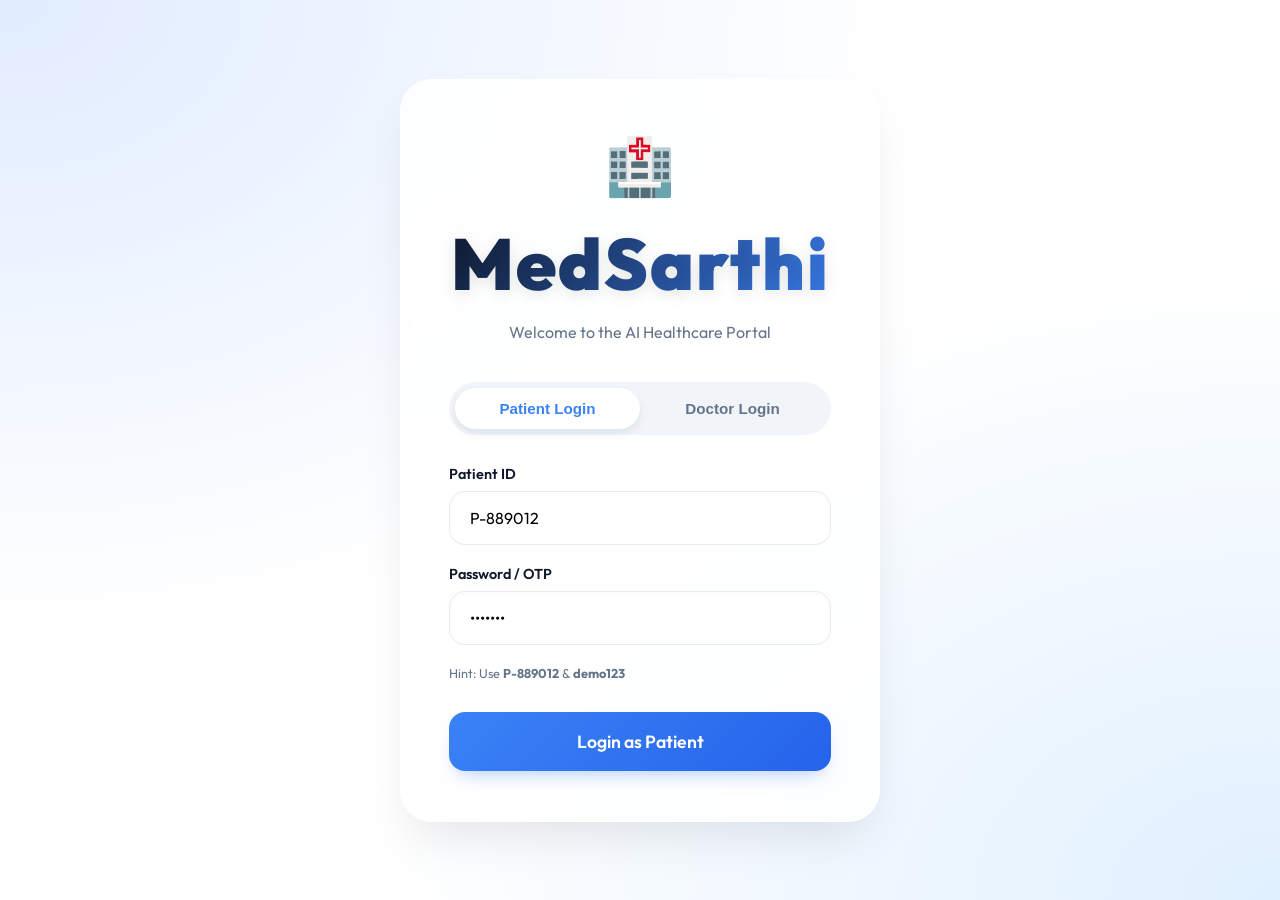
<file: static/index.html>
<!DOCTYPE html>
<html lang="en">

<head>
    <meta charset="UTF-8">
    <meta name="viewport" content="width=device-width, initial-scale=1.0">
    <title>MedSarthi - Login</title>
    <link href="https://fonts.googleapis.com/css2?family=Outfit:wght@300;400;500;600;700;800;900&display=swap"
        rel="stylesheet">
    <link rel="stylesheet" href="style.css">
</head>

<body class="login-body">
    <div class="login-container">
        <div class="login-header">
            <span class="logo-icon">🏥</span>
            <h1
                style="font-size: 4.5rem; font-weight: 900; font-family: 'Inter', 'Outfit', sans-serif; letter-spacing: 2px; background: linear-gradient(135deg, var(--primary), var(--secondary)); background-clip: text; -webkit-background-clip: text; -webkit-text-fill-color: transparent; text-shadow: 0 4px 15px rgba(0,0,0,0.1); padding: 5px 0;">
                MedSarthi</h1>
            <p>Welcome to the AI Healthcare Portal</p>
        </div>

        <div class="tab-container">
            <button class="tab-btn active" onclick="switchTab('patient')">Patient Login</button>
            <button class="tab-btn" onclick="switchTab('doctor')">Doctor Login</button>
        </div>

        <!-- Patient Login Form -->
        <form id="patient-login-form" class="login-form active-form" onsubmit="handleLogin(event, 'patient')">
            <div class="input-group">
                <label for="patient-id">Patient ID</label>
                <input type="text" id="patient-id" value="P-889012" placeholder="e.g. P-889012" required>
            </div>
            <div class="input-group">
                <label for="patient-password">Password / OTP</label>
                <input type="password" id="patient-password" value="demo123" placeholder="••••••••" required>
            </div>
            <div style="font-size: 0.8rem; color: #64748B; margin-bottom: 15px;">Hint: Use <b>P-889012</b> &
                <b>demo123</b>
            </div>
            <button type="submit" class="submit-btn">Login as Patient</button>
        </form>

        <!-- Doctor Login Form -->
        <form id="doctor-login-form" class="login-form" onsubmit="handleLogin(event, 'doctor')">
            <div class="input-group">
                <label for="doctor-id">Doctor Registration ID</label>
                <input type="text" id="doctor-id" value="DR-5541" placeholder="e.g. DR-5541" required>
            </div>
            <div class="input-group">
                <label for="doctor-password">Password</label>
                <input type="password" id="doctor-password" value="doctor123" placeholder="••••••••" required>
            </div>
            <div style="font-size: 0.8rem; color: #64748B; margin-bottom: 15px;">Hint: Use <b>DR-5541</b> &
                <b>doctor123</b>
            </div>
            <button type="submit" class="submit-btn doctor-btn">Login as Doctor</button>
        </form>

    </div>

    <script src="login.js"></script>
</body>

</html>
</file>
<file: static/style.css>
:root {
    --primary: #0F172A;
    --secondary: #3B82F6;
    --secondary-hover: #2563EB;
    --accent: #10B981;
    --bg-color: #F8FAFC;
    --sidebar-bg: #FFFFFF;
    --card-bg: rgba(255, 255, 255, 0.7);
    --text-color: #1E293B;
    --text-muted: #64748B;
    --border-color: rgba(226, 232, 240, 0.8);
    --glass-shadow: 0 10px 40px -10px rgba(0, 0, 0, 0.08);
}

* {
    margin: 0;
    padding: 0;
    box-sizing: border-box;
}

body {
    font-family: 'Outfit', sans-serif;
    background-color: var(--bg-color);
    color: var(--text-color);
}

.medsarthi-logo-text {
    font-size: 3.2rem !important;
    font-weight: 800;
    font-family: 'Outfit', sans-serif;
    letter-spacing: 1.5px !important;
    background: linear-gradient(90deg, var(--primary), var(--secondary));
    background-clip: text;
    -webkit-background-clip: text;
    -webkit-text-fill-color: transparent;
    text-shadow: 0 4px 15px rgba(0, 0, 0, 0.1);
    display: inline-block;
    margin: 0;
    padding: 0;
}

.dashboard-container {
    display: flex;
    min-height: 100vh;
}

/* Sidebar */
.sidebar {
    width: 260px;
    background: var(--sidebar-bg);
    border-right: 1px solid var(--border-color);
    display: flex;
    flex-direction: column;
    padding: 24px 0;
}

.logo-area {
    display: flex;
    align-items: center;
    gap: 12px;
    padding: 0 24px;
    margin-bottom: 40px;
}

.logo-area h2 {
    color: var(--primary);
    font-weight: 700;
}

.nav-menu {
    display: flex;
    flex-direction: column;
    gap: 8px;
    flex-grow: 1;
}

.nav-item {
    text-decoration: none;
    color: var(--text-muted);
    padding: 18px 24px;
    display: flex;
    align-items: center;
    gap: 16px;
    font-size: 1.25rem;
    font-weight: 600;
    transition: all 0.3s ease;
}

.nav-item:hover,
.nav-item.active {
    background-color: var(--bg-color);
    color: var(--secondary);
    border-right: 4px solid var(--secondary);
}

/* Main Content */
.main-content {
    flex: 1;
    padding: 24px 48px;
}

.top-header {
    display: flex;
    justify-content: space-between;
    align-items: center;
    margin-bottom: 48px;
}

.search-bar input {
    padding: 12px 24px;
    border-radius: 99px;
    border: 1px solid var(--border-color);
    width: 300px;
    outline: none;
    font-family: inherit;
    transition: box-shadow 0.3s ease;
}

.search-bar input:focus {
    box-shadow: 0 0 0 2px rgba(79, 70, 229, 0.2);
    border-color: var(--secondary);
}

.user-profile {
    display: flex;
    align-items: center;
    gap: 16px;
}

.avatar {
    width: 44px;
    height: 44px;
    background-color: var(--secondary);
    color: white;
    border-radius: 50%;
    display: flex;
    justify-content: center;
    align-items: center;
    font-weight: 600;
}

.user-details {
    display: flex;
    flex-direction: column;
}

.user-details .name {
    font-weight: 600;
    color: var(--primary);
}

.user-details .id {
    font-size: 0.8rem;
    color: var(--text-muted);
}

/* Welcome Section */
.welcome-section {
    display: flex;
    justify-content: space-between;
    align-items: center;
    margin-bottom: 48px;
    background-color: #E0E7FF;
    padding: 40px;
    border-radius: 20px;
    box-shadow: 0 10px 25px rgba(0, 0, 0, 0.05);
}

.welcome-text h1 {
    font-size: 2.5rem;
    color: var(--primary);
    margin-bottom: 12px;
}

.welcome-text p {
    color: #4338CA;
    font-size: 1.1rem;
    max-width: 100%;
    line-height: 1.5;
}

/* AI Button */
.ai-agent-card {
    display: flex;
    flex-direction: column;
    align-items: center;
    gap: 12px;
}

.vapi-button {
    background: linear-gradient(135deg, var(--secondary), var(--secondary-hover));
    color: white;
    border: none;
    padding: 20px 48px;
    border-radius: 99px;
    font-size: 1.6rem;
    font-weight: 600;
    font-family: inherit;
    cursor: pointer;
    display: flex;
    justify-content: center;
    align-items: center;
    gap: 16px;
    box-shadow: 0 10px 25px rgba(59, 130, 246, 0.3);
    transition: all 0.5s cubic-bezier(0.4, 0, 0.2, 1);
    height: 85px;
    min-width: 480px;
    overflow: hidden;
}

.vapi-button .btn-text {
    transition: opacity 0.3s, font-size 0.3s, margin 0.3s, width 0.3s;
    white-space: nowrap;
}

.vapi-button .mic-icon {
    transition: font-size 0.5s, transform 0.5s;
    font-size: 1.4rem;
}

.vapi-button:hover {
    transform: translateY(-2px);
    box-shadow: 0 6px 20px rgba(79, 70, 229, 0.6);
}

.vapi-button.active {
    background: #EF4444 !important;
    box-shadow: 0 4px 15px rgba(239, 68, 68, 0.4) !important;
    animation: pulse 1.5s infinite;
}

.vapi-button.connecting {
    background: #10B981 !important;
    box-shadow: 0 4px 15px rgba(16, 185, 129, 0.4) !important;
}

/* Kept the pulse animation below for active state */
@keyframes pulse {
    0% {
        box-shadow: 0 0 0 0 rgba(239, 68, 68, 0.7);
    }

    70% {
        box-shadow: 0 0 0 15px rgba(239, 68, 68, 0);
    }

    100% {
        box-shadow: 0 0 0 0 rgba(239, 68, 68, 0);
    }
}

.status-text {
    font-size: 0.9rem;
    color: var(--primary);
    font-weight: 500;
}

/* Grid Cards */
.cards-grid {
    display: grid;
    grid-template-columns: repeat(2, 1fr);
    gap: 24px;
}

.card {
    background: var(--card-bg);
    padding: 32px;
    border-radius: 24px;
    border: 1px solid rgba(255, 255, 255, 0.8);
    backdrop-filter: blur(16px);
    -webkit-backdrop-filter: blur(16px);
    box-shadow: var(--glass-shadow);
    transition: transform 0.3s ease, box-shadow 0.3s ease;
}

.card:hover {
    transform: translateY(-4px);
    box-shadow: 0 20px 40px -10px rgba(0, 0, 0, 0.12);
}

.card h3 {
    margin-bottom: 24px;
    color: var(--primary);
}

.dark-card {
    background: var(--primary);
    color: white;
    border: none;
}

.dark-card h3 {
    color: white;
}

/* Vitals */
.vitals-list {
    display: flex;
    flex-direction: column;
    gap: 16px;
}

.vital-item {
    display: flex;
    justify-content: space-between;
    align-items: center;
    border-bottom: 1px solid var(--border-color);
    padding-bottom: 16px;
}

.vital-item .label {
    color: var(--text-muted);
}

.vital-item .value {
    font-weight: 600;
    color: var(--primary);
}

.vital-item .value.warning {
    color: #EF4444;
}

/* Report */
.report-box {
    display: flex;
    align-items: center;
    gap: 16px;
    margin-bottom: 24px;
    background: rgba(255, 255, 255, 0.1);
    padding: 16px;
    border-radius: 12px;
}

.report-icon {
    font-size: 2rem;
}

.report-details h4 {
    margin-bottom: 4px;
}

.report-details .date {
    font-size: 0.8rem;
    color: #94A3B8;
}

.action-btn-outline {
    background: transparent;
    border: 1px solid rgba(255, 255, 255, 0.3);
    color: white;
    padding: 12px 24px;
    border-radius: 8px;
    font-family: inherit;
    font-weight: 500;
    cursor: pointer;
    transition: background 0.3s ease;
    width: 100%;
}

.action-btn-outline:hover {
    background: rgba(255, 255, 255, 0.1);
}

/* Login Page Specific Styles */
.login-body {
    display: flex;
    justify-content: center;
    align-items: center;
    min-height: 100vh;
    background: linear-gradient(135deg, #F8FAFC 0%, #E2E8F0 100%);
    background-image: radial-gradient(at 0% 0%, hsla(217, 100%, 94%, 1) 0, transparent 50%),
        radial-gradient(at 100% 100%, hsla(210, 100%, 94%, 1) 0, transparent 50%);
    font-family: 'Outfit', sans-serif;
}

.login-container {
    background: rgba(255, 255, 255, 0.85);
    backdrop-filter: blur(20px);
    -webkit-backdrop-filter: blur(20px);
    padding: 50px 48px;
    border-radius: 32px;
    border: 1px solid rgba(255, 255, 255, 1);
    box-shadow: 0 25px 50px -12px rgba(0, 0, 0, 0.1), 0 0 0 1px rgba(255, 255, 255, 0.4) inset;
    width: 100%;
    max-width: 480px;
    text-align: center;
}

.login-header {
    margin-bottom: 40px;
}

.login-header .logo-icon {
    font-size: 3.5rem;
    display: block;
    margin-bottom: 12px;
}

.login-header h1 {
    font-size: 2rem;
    color: var(--primary);
    margin-bottom: 8px;
}

.login-header p {
    color: var(--text-muted);
}

.tab-container {
    display: flex;
    justify-content: space-around;
    background: #F1F5F9;
    border-radius: 99px;
    padding: 6px;
    margin-bottom: 30px;
}

.tab-btn {
    border: none;
    background: transparent;
    padding: 12px 24px;
    border-radius: 99px;
    font-weight: 600;
    font-size: 0.95rem;
    color: var(--text-muted);
    cursor: pointer;
    transition: all 0.3s;
    flex: 1;
}

.tab-btn.active {
    background: #ffffff;
    color: var(--secondary);
    box-shadow: 0 4px 10px rgba(0, 0, 0, 0.08);
}

.login-form {
    display: none;
    flex-direction: column;
    text-align: left;
}

.login-form.active-form {
    display: flex;
    animation: fadeIn 0.4s ease-out;
}

@keyframes fadeIn {
    from {
        opacity: 0;
        transform: translateY(10px);
    }

    to {
        opacity: 1;
        transform: translateY(0);
    }
}

.input-group {
    margin-bottom: 20px;
}

.input-group label {
    display: block;
    font-size: 0.9rem;
    font-weight: 600;
    color: var(--primary);
    margin-bottom: 8px;
}

.input-group input {
    width: 100%;
    padding: 16px 20px;
    border: 1px solid rgba(226, 232, 240, 0.8);
    border-radius: 16px;
    font-family: inherit;
    font-size: 1rem;
    transition: all 0.3s cubic-bezier(0.4, 0, 0.2, 1);
    outline: none;
    background: rgba(255, 255, 255, 0.8);
    box-shadow: 0 2px 4px rgba(0, 0, 0, 0.02) inset;
}

.input-group input:focus {
    border-color: var(--secondary);
    background: #ffffff;
    box-shadow: 0 0 0 4px rgba(59, 130, 246, 0.15);
}

.submit-btn {
    background: linear-gradient(135deg, var(--secondary), var(--secondary-hover));
    color: white;
    padding: 18px;
    border: none;
    border-radius: 16px;
    font-size: 1.1rem;
    font-weight: 600;
    font-family: inherit;
    cursor: pointer;
    margin-top: 16px;
    width: 100%;
    box-shadow: 0 10px 20px -10px rgba(59, 130, 246, 0.5);
    transition: transform 0.2s cubic-bezier(0.4, 0, 0.2, 1), box-shadow 0.2s;
}

.submit-btn:hover {
    transform: translateY(-2px);
    box-shadow: 0 15px 25px -10px rgba(59, 130, 246, 0.6);
}

.doctor-btn {
    background: linear-gradient(135deg, #10B981, #059669);
    box-shadow: 0 10px 20px -10px rgba(16, 185, 129, 0.5);
}

.doctor-btn:hover {
    transform: translateY(-2px);
    box-shadow: 0 15px 25px -10px rgba(16, 185, 129, 0.6);
}
</file>
